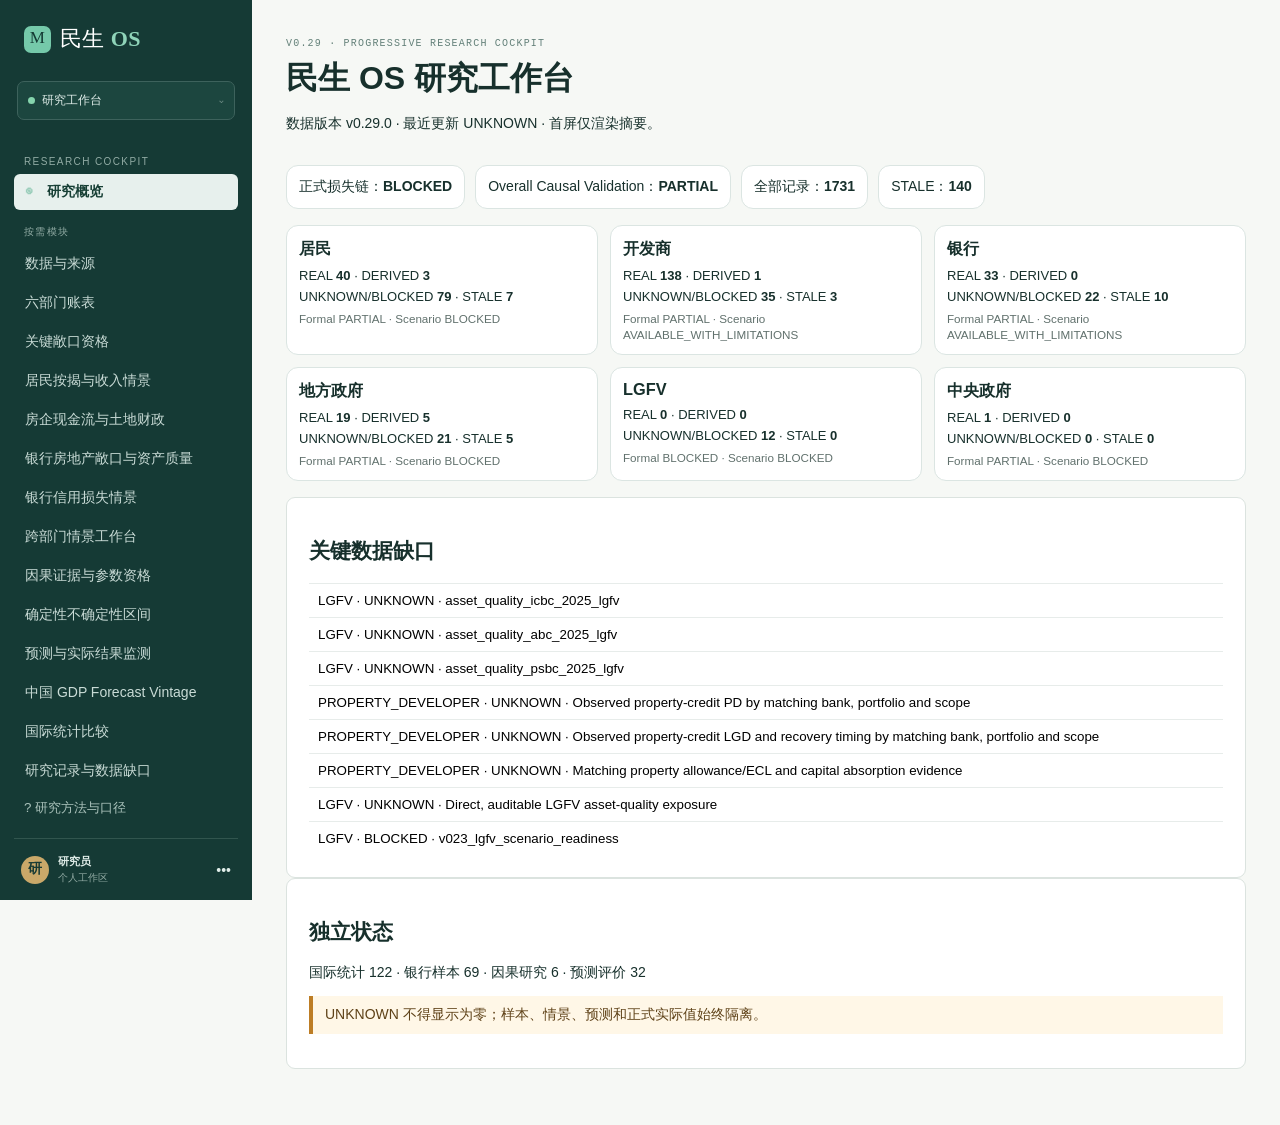
<file: index.html>
<!doctype html>
<html lang="zh-CN">
<head>
  <meta charset="UTF-8" />
  <meta name="viewport" content="width=device-width, initial-scale=1.0" />
  <title>民生 OS · 研究系统</title>
  <!-- Keep the cockpit fully local: system fallbacks in styles.css avoid an external font request on every cold load. -->
  <link rel="icon" href="data:image/svg+xml,%3Csvg xmlns='http://www.w3.org/2000/svg' viewBox='0 0 32 32'%3E%3Crect width='32' height='32' rx='7' fill='%23153a35'/%3E%3Ctext x='16' y='22' text-anchor='middle' font-size='18' fill='%23ffffff'%3EM%3C/text%3E%3C/svg%3E">
  <link rel="stylesheet" href="styles.css" />
  <link rel="stylesheet" href="v02.css" />
  <link rel="stylesheet" href="v03.css" />
  <link rel="stylesheet" href="v03-extra.css" />
  <link rel="stylesheet" href="v03-dashboard.css" />
  <link rel="stylesheet" href="v04.css" />
  <link rel="stylesheet" href="v05.css" />
  <link rel="stylesheet" href="v06.css" />
  <link rel="stylesheet" href="v07.css" />
  <link rel="stylesheet" href="v09.css" />
  <link rel="stylesheet" href="v29.css" />
</head>
<body>
  <div class="shell">
    <aside class="sidebar">
      <div class="brand"><span class="brand-mark">M</span><span>民生 <b>OS</b></span></div>
      <div class="workspace"><span class="pulse"></span>研究工作台 <span class="chevron">⌄</span></div>
      <nav>
        <p class="nav-label">总览</p>
        <button class="nav-item active" data-view="overview"><i>◉</i>态势总览</button>
        <button class="nav-item" data-view="intelligence"><i>✦</i>情报流</button>
        <p class="nav-label">研究系统</p>
        <button class="nav-item" data-view="causal"><i>⌘</i>因果与传导</button>
        <button class="nav-item" data-view="property"><i>⌂</i>房地产系统</button>
        <button class="nav-item" data-view="cities"><i>◎</i>城市制度</button>
        <button class="nav-item" data-view="household"><i>◌</i>居民部门</button>
        <button class="nav-item" data-view="evidence"><i>▣</i>证据库</button>
        <p class="nav-label">工具</p>
        <button class="nav-item" data-view="scenarios"><i>◇</i>情景推演</button>
        <button class="nav-item" data-view="watchlist"><i>⊞</i>观察清单 <span class="badge">6</span></button>
      </nav>
      <div class="sidebar-bottom"><button class="help">? <span>研究方法与口径</span></button><div class="user"><div class="avatar">研</div><div><b>研究员</b><small>个人工作区</small></div><span>•••</span></div></div>
    </aside>
    <main>
      <section id="researchCockpitRoot" aria-live="polite"></section>
      <template id="v029LegacyViews">
      <header><div class="crumb"><span id="view-kicker">态势总览</span><span>/</span><b id="view-title">中国民生研究态势</b></div><div class="header-actions"><button class="period">2026 · Q3 <span>⌄</span></button><button class="icon-button" title="搜索">⌕</button><button class="icon-button" title="通知">♧<sup>3</sup></button><button class="primary" id="newResearch">+ 新建研究</button></div></header>
      <section id="overview" class="view active-view">
        <div class="hero"><div><p class="eyebrow"><span class="live-dot"></span>研究快照 · 演示工作区</p><h1>穿透数据，理解<span>真实经济。</span></h1><p class="lede">从外部冲击到居民行为，追踪政策、制度与利益结构如何塑造结果。</p></div><div class="asof"><span>数据截点</span><b>2026.08.18</b><small>本页面指标为界面演示，非实时结论</small></div></div>
        <div class="signal-row"><article class="signal-card"><div class="signal-head"><span>经济温度</span><button>···</button></div><div class="metric">谨慎修复 <span class="metric-chip neutral">需验证</span></div><p>需求韧性与资产负债表修复并行</p><div class="spark"><span style="height:27%"></span><span style="height:38%"></span><span style="height:30%"></span><span style="height:47%"></span><span style="height:43%"></span><span style="height:60%"></span><span style="height:68%"></span><span style="height:64%"></span><span style="height:76%"></span><span style="height:72%"></span></div></article><article class="signal-card"><div class="signal-head"><span>政策传导</span><button>···</button></div><div class="metric">分化 <span class="metric-chip amber">INFERENCE</span></div><p>地方执行能力是当前主要分叉点</p><div class="bar-scale"><div><i style="width:72%"></i><span>政策资源</span></div><div><i style="width:46%"></i><span>执行落地</span></div><div><i style="width:31%"></i><span>居民感知</span></div></div></article><article class="signal-card"><div class="signal-head"><span>系统风险</span><button>···</button></div><div class="metric">可控 <span class="metric-chip green">BASELINE</span></div><p>局部压力需置于反馈链中观察</p><div class="risk-lines"><span><i class="high"></i>地方财政</span><span><i class="mid"></i>房地产</span><span><i class="low"></i>外部冲击</span></div></article></div>
        <div class="content-grid"><section class="panel narrative"><div class="panel-title"><div><p class="eyebrow">本期主线</p><h2>居民部门正在如何调整？</h2></div><button class="text-btn" data-target="causal">查看完整推理 →</button></div><p class="narrative-text">居民行为并非仅由收入决定。资产价格、债务压力、就业预期和社会保障预期共同改变消费与储蓄的权衡。当前应重点识别不同收入、年龄与城市层级群体的异质性。</p><div class="reasoning"><div class="step fact"><b>01</b><span><small>FACT</small> 收入、就业、资产价格等基础数据</span></div><i>→</i><div class="step inference"><b>02</b><span><small>INFERENCE</small> 预期与去杠杆行为变化</span></div><i>→</i><div class="step hypothesis"><b>03</b><span><small>HYPOTHESIS</small> 消费修复存在结构性差异</span></div></div><div class="evidence-note">证据状态：3 条官方数据 · 2 条调查 · 1 条待交叉验证</div></section>
          <section class="panel feed"><div class="panel-title"><div><p class="eyebrow">情报流</p><h2>需要研判的变化</h2></div><button class="text-btn" data-target="intelligence">全部 18 条 →</button></div><div class="feed-list"><div class="feed-item"><span class="type official">官方</span><div><b>政策文件出现新表述</b><p>等待结构化比对与资源投入验证</p></div><time>2h</time></div><div class="feed-item"><span class="type market">市场</span><div><b>城市成交出现分层信号</b><p>需区分季节性、政策与信贷影响</p></div><time>5h</time></div><div class="feed-item"><span class="type multilateral">国际</span><div><b>外部金融条件发生变化</b><p>待评估人民币与信用传导路径</p></div><time>昨天</time></div></div></section></div>
        <section class="panel system-map"><div class="panel-title"><div><p class="eyebrow">系统地图</p><h2>从冲击到经济结果</h2></div><button class="text-btn" data-target="causal">进入因果图谱 →</button></div><div class="map"><div class="map-node external">国际 / 战争 / 天气</div><span>→</span><div class="map-node policy">国家目标<br>政策资源</div><span>→</span><div class="map-node friction">制度摩擦<br>地方执行</div><span>→</span><div class="map-node actors">企业 · 银行<br>房地产 · 居民</div><span>→</span><div class="map-node outcome">就业 · 收入<br>消费 · 储蓄</div><span class="loop">↺</span></div></section>
      </section>
      <section id="causal" class="view"><div class="view-intro"><p class="eyebrow">Causal relationship graph</p><h1>因果与传导图谱</h1><p>每一条连线均需可追溯；相关性不会自动成为因果关系。</p></div><div class="causal-layout"><div class="panel graph-panel"><div class="graph-toolbar"><button class="filter selected">居民消费</button><button class="filter">房地产</button><button class="filter">地方财政</button><button class="filter">外部冲击</button><span></span><button class="icon-button">⊙</button></div><div class="graph-canvas"><svg viewBox="0 0 800 410" preserveAspectRatio="none"><defs><marker id="arrow" markerWidth="8" markerHeight="8" refX="7" refY="3" orient="auto"><path d="M0,0 L0,6 L7,3 z" fill="#6e807c"/></marker></defs><path d="M145 105 C260 105,260 205,365 205" marker-end="url(#arrow)"/><path d="M145 305 C250 305,275 220,365 220" marker-end="url(#arrow)"/><path d="M460 205 C545 205,560 120,650 120" marker-end="url(#arrow)"/><path d="M460 215 C545 220,560 305,650 305" marker-end="url(#arrow)"/><path class="dashed" d="M695 150 C780 200,760 365,465 315" marker-end="url(#arrow)"/></svg><div class="g-node n1">住房资产价格<small>FACT</small></div><div class="g-node n2">就业与收入预期<small>FACT</small></div><div class="g-node focus">居民消费倾向<small>INFERENCE</small></div><div class="g-node n3">企业营收与招聘<small>INFERENCE</small></div><div class="g-node n4">预防性储蓄<small>HYPOTHESIS</small></div></div></div><aside class="panel edge-card"><p class="eyebrow">已选关系</p><h2>资产价格 → 消费倾向</h2><dl><dt>方向</dt><dd>正向</dd><dt>强度</dt><dd><div class="strength"><i></i><i></i><i></i><i></i><i class="empty"></i></div></dd><dt>滞后</dt><dd>待估计</dd><dt>置信度</dt><dd><span class="metric-chip amber">中</span></dd></dl><hr><b>机制说明</b><p>资产估值变化可能通过财富感受、抵押约束与未来预期影响消费；需控制收入与信贷条件。</p><button class="secondary">查看支持与反驳证据</button></aside></div></section>
      <section id="intelligence" class="view"><div class="view-intro"><p class="eyebrow">Intelligence stream</p><h1>情报流</h1><p>信息先进入证据队列，再成为可讨论的结论。</p></div><section class="panel table-panel"><div class="table-tools"><div class="tabs"><button class="selected">全部 18</button><button>待验证 6</button><button>已入库 12</button></div><button class="secondary">筛选条件</button></div><table><thead><tr><th>信息</th><th>来源类型</th><th>证据类别</th><th>状态</th><th>时间</th></tr></thead><tbody><tr><td><b>货币政策执行报告</b><small>待提取政策工具变化与措辞强度</small></td><td>official_report</td><td><span class="metric-chip green">FACT</span></td><td><span class="status review">待解读</span></td><td>今天</td></tr><tr><td><b>城市住房成交周度数据</b><small>须核验样本覆盖与口径连续性</small></td><td>market_data</td><td><span class="metric-chip green">FACT</span></td><td><span class="status ready">已入库</span></td><td>昨天</td></tr><tr><td><b>海外金融条件变化</b><small>等待传导路径的反向证据</small></td><td>multilateral</td><td><span class="metric-chip amber">INFERENCE</span></td><td><span class="status review">待验证</span></td><td>昨天</td></tr><tr><td><b>居民预期调查</b><small>不能代表全部居民，需保留抽样局限</small></td><td>survey</td><td><span class="metric-chip purple">ESTIMATE</span></td><td><span class="status review">待交叉验证</span></td><td>08.15</td></tr></tbody></table></section></section>
      <section id="property" class="view placeholder"><p class="eyebrow">Property system</p><h1>房地产系统</h1><p>连接居民、银行、地方财政与企业的反馈网络。</p><button class="primary" data-target="causal">打开房地产传导图</button></section>
      <section id="cities" class="view placeholder"><p class="eyebrow">City institutional competitiveness</p><h1>城市制度</h1><p>从 PEF、IRF、人才、融资和产业链评估地方差异。</p></section>
      <section id="household" class="view placeholder"><p class="eyebrow">Household balance sheet</p><h1>居民部门</h1><p>按收入、年龄、城市层级与家庭生命周期分层研究。</p></section>
      <section id="evidence" class="view placeholder"><p class="eyebrow">Evidence engine</p><h1>证据库</h1><p>结论 → 推理 → 数据 → 来源，完整可追溯。</p><button class="primary" data-target="intelligence">查看入库队列</button></section>
      <section id="scenarios" class="view"><div class="view-intro"><p class="eyebrow">Scenario engine</p><h1>情景推演</h1><p>情景不是预测：明确写下假设、传导和结果。</p></div><div class="scenario-grid"><section class="panel scenario-selector"><p class="eyebrow">选择框架</p><button class="scenario active"><span>BASELINE</span><b>基准情景</b><small>当前条件延续</small></button><button class="scenario"><span>STRESS</span><b>压力情景</b><small>局部冲击放大</small></button><button class="scenario"><span>TAIL RISK</span><b>尾部风险</b><small>低概率高影响事件</small></button></section><section class="panel scenario-result"><p class="eyebrow">传导假设</p><h2>外部金融条件收紧</h2><div class="scenario-chain"><span>海外利率</span><i>→</i><span>汇率预期</span><i>→</i><span>货币空间</span><i>→</i><span>国内信用</span></div><div class="assumptions"><div><b>假设</b><p>以可编辑的变量区间表达，不内置结论。</p></div><div><b>需要的证据</b><p>跨境流动、汇率预期与信用数据的同期交叉验证。</p></div></div><button class="primary">编辑情景参数</button></section></div></section>
      <section id="watchlist" class="view placeholder"><p class="eyebrow">Research watchlist</p><h1>观察清单</h1><p>追踪关键变量、数据发布和待验证命题。</p></section>
      </template>
    </main>
  </div>
  <div class="modal-backdrop" id="modal"><div class="modal"><button class="close">×</button><p class="eyebrow">新建研究</p><h2>定义一个可验证的问题</h2><label>研究问题<input placeholder="例如：不同城市的政策传导为何分化？" autofocus></label><label>初始证据类型<select><option>官方一手数据</option><option>官方报告</option><option>调查数据</option><option>市场数据</option></select></label><button class="primary close">创建研究卡片</button></div></div>
  <script src="data/sources.js"></script>
  <script src="data/indicators.js"></script>
  <script src="data/intelligence.js"></script>
  <script src="data/relationships.js"></script>
  <script src="data/scenarios.js"></script>
  <script src="data/cities.js"></script>
  <script src="data/research.js"></script>
  <script src="data/evidence.js"></script>
  <script src="data/evidence-inbox.js"></script>
  <script src="data/data-records.js?v=0732"></script>
  <script src="data/methodologies.js"></script>
  <script src="data/source-documents.js"></script>
  <script src="data/import-batches.js"></script>
  <script src="data/methodology-events.js"></script>
  <script src="data/files.js"></script>
  <script src="data/document-sections.js"></script>
  <script src="data/connectors.js"></script>
  <script src="data/source-indicator-mappings.js"></script>
  <script src="data/raw-payloads.js"></script>
  <script src="data/pboc-parser-rules.js"></script>
  <script src="data/policy-themes.js"></script>
  <script src="data/policy-language.js"></script>
  <script src="data/policy-statements.js"></script>
  <script src="data/institutional-research.js"></script>
  <script src="data/pboc-2026-policy-intelligence.js"></script>
  <script src="data/derived-series-rules.js"></script>
  <script src="data/pboc-v0952-derived-history.js"></script>
  <script src="data/institutional-forecast-seed.js"></script>
  <script src="data/calibrations.js"></script>
  <script src="data/historical-backfill-seed.js"></script>
  <script src="data/historical-calibration-overlay.js"></script>
  <script src="data/nbs-v094-real-commit.js"></script>
  <script src="data/nbs-v095-manual-export-commit.js"></script>
    <script src="data/nbs-v0953-industrial-real-commit.js"></script>
    <script src="data/nbs-v0954-total-series-real-commit.js"></script>
    <script src="data/calibration-specs.js"></script>
  <script src="data/series-registry.js"></script>
  <script src="data/v010-baseline-snapshot.js"></script>
  <script src="data/regimes.js"></script>
  <script src="data/scenario-parameters.js"></script>
  <script src="config/regime-feature-config.js"></script>
  <script src="config/structural-break-config.js"></script>
  <script src="data/regime-evidence.js"></script>
  <script src="data/structural-breaks.js"></script>
  <script src="data/sector-balance-sheets.js"></script>
  <script src="data/sector-exposures.js"></script>
  <script src="data/sector-data-gaps.js"></script>
  <script src="data/sector-shocks.js"></script>
  <script src="config/critical-exposure-qualification-rules.js"></script>
  <script src="data/critical-exposure-qualifications.js"></script>
  <script src="data/causal-edge-validation.js"></script>
  <script src="data/official-wave1-seed.js"></script>
  <script src="data/official-wave2-seed.js"></script>
  <script src="data/mortgage-scenario-seed.js"></script>
  <script src="data/distribution-cohort-seed.js"></script>
  <script src="data/developer-cashflow-seed.js"></script>
  <script src="data/international-statistics-seed.js"></script>
  <script src="data/international-comparison-pack-seed.js"></script>
  <script src="data/bank-exposure-seed.js"></script>
  <script src="data/bank-asset-quality-seed.js"></script>
  <script src="data/bank-credit-loss-scenario-seed.js"></script>
  <script src="data/cross-sector-scenario-seed.js"></script>
  <script src="data/causal-evidence-seed.js"></script>
  <script src="data/scenario-uncertainty-seed.js"></script>
  <script src="data/forecast-evaluation-seed.js"></script>
  <script src="data/china-gdp-vintage-seed.js"></script>
  <script src="data/official-source-registry.js"></script>
  <script src="data/official-data-ops-seed.js"></script>
  <script src="data/official-release-calendar.js"></script>
  <script src="data/official-release-watch-seed.js"></script>
  <script src="data/research-briefing-config.js"></script>
  <script src="data/property-livelihood-case.js"></script>
  <script src="modules/evidence-briefing-engine.js"></script>
  <script src="data/research-briefing-seed.js"></script>
  <script src="data/research-cockpit-config.js"></script>
  <script src="data/nbs-series-mappings.js"></script>
  <script src="data/nbs-methodology-rules.js"></script>
  <script src="config/connector-config.js"></script>
  <script src="modules/confidence-engine.js"></script>
  <script src="modules/persistence.js"></script>
  <script src="modules/import-export.js"></script>
  <script src="modules/research-memory.js"></script>
  <script src="modules/audit-log.js"></script>
  <script src="modules/data-provenance.js"></script>
  <script src="modules/outlier-rules.js"></script>
  <script src="modules/file-registry.js"></script>
  <script src="modules/soft-delete.js"></script>
  <script src="modules/rfc4180.js"></script>
  <script src="modules/document-versioning.js"></script>
  <script src="modules/indexeddb-storage.js"></script>
  <script src="modules/evidence-locator.js"></script>
  <script src="modules/file-integrity.js"></script>
  <script src="modules/document-health.js"></script>
  <script src="modules/period-normalizer.js"></script>
  <script src="modules/mapping-registry.js"></script>
  <script src="modules/connector-engine.js"></script>
  <script src="modules/connector-staging.js"></script>
  <script src="modules/real-data-health.js"></script>
  <script src="adapters/official-connector.js"></script>
  <script src="adapters/pboc-adapter.js"></script>
  <script src="adapters/pboc-statistical-report-parser.js"></script>
  <script src="adapters/pboc-2026h1-rule-fixes.js"></script>
  <script src="adapters/nbs-adapter.js"></script>
  <script src="adapters/nbs-release-parser.js"></script>
  <script src="adapters/mof-adapter.js"></script>
  <script src="adapters/customs-adapter.js"></script>
  <script src="adapters/safe-adapter.js"></script>
  <script src="adapters/document-parser.js"></script>
  <script src="adapters/spreadsheet-parser.js"></script>
  <script src="app.js?v=0729"></script>
  <script src="modules/document-workspace.js"></script>
  <script src="modules/connector-workspace.js?v=0729"></script>
  <script src="modules/real-acceptance.js"></script>
  <script src="modules/official-text-intake.js?v=0731"></script>
  <script src="modules/pboc-h1-acceptance.js"></script>
  <script src="modules/policy-institutional-intelligence.js"></script>
  <script src="modules/pboc-2026-policy-workspace.js"></script>
  <script src="modules/pboc-m2-derived-history.js"></script>
  <script src="modules/nbs-export-diagnostics.js"></script>
  <script src="modules/institutional-forecast-workspace.js"></script>
  <script src="modules/series-builder.js"></script>
  <script src="modules/regression-engine.js"></script>
  <script src="modules/lag-explorer.js"></script>
  <script src="modules/regime-analysis.js"></script>
  <script src="modules/calibration-staleness.js"></script>
  <script src="modules/calibration-engine.js"></script>
  <script src="modules/historical-calibration-runner.js"></script>
  <script src="modules/calibration-workspace.js"></script>
  <script src="modules/historical-backfill-engine.js"></script>
  <script src="modules/nbs-period-normalizer.js"></script>
  <script src="modules/historical-series-quality.js"></script>
  <script src="modules/pair-readiness.js"></script>
  <script src="modules/nbs-historical-intake.js"></script>
  <script src="modules/nbs-official-export-intake.js"></script>
  <script src="modules/nbs-collector-manifest-import.js"></script>
  <script src="modules/nbs-batch-review.js"></script>
  <script src="modules/historical-series-workspace.js"></script>
  <script src="modules/nbs-historical-workspace.js"></script>
  <script src="modules/scenario-v010-engine.js"></script>
  <script src="modules/regime-detection-v011.js"></script>
  <script src="modules/loss-allocation-engine.js"></script>
  <script src="modules/critical-exposure-qualification.js"></script>
  <script src="modules/official-wave1-intake.js"></script>
  <script src="modules/official-wave2-intake.js"></script>
  <script src="modules/mortgage-scenario-engine.js"></script>
  <script src="modules/distribution-cohort-engine.js"></script>
  <script src="modules/developer-cashflow-engine.js"></script>
  <script src="modules/international-statistics-engine.js"></script>
  <script src="modules/international-comparison-pack.js"></script>
  <script src="modules/bank-exposure-evidence.js"></script>
  <script src="modules/bank-asset-quality-evidence.js"></script>
  <script src="modules/bank-credit-loss-scenario-engine.js"></script>
  <script src="modules/cross-sector-scenario-workspace.js"></script>
  <script src="modules/causal-parameter-registry.js"></script>
  <script src="modules/causal-evidence-qualification.js"></script>
  <script src="modules/scenario-uncertainty-engine.js"></script>
  <script src="modules/forecast-outcome-monitor.js"></script>
  <script src="modules/china-gdp-forecast-vintage-benchmark.js"></script>
  <script src="modules/official-data-operations.js"></script>
  <script src="modules/official-release-watch.js"></script>
  <script src="modules/selector-population-contract.js"></script>
  <script src="modules/property-livelihood-case.js"></script>
  <script src="modules/evidence-id-selection.js"></script>
  <script src="modules/evidence-qa.js"></script>
  <script src="modules/evidence-qa-workspace.js"></script>
  <script src="modules/evidence-analysis-session.js"></script>
  <script src="modules/evidence-analysis-workspace.js"></script>
  <script src="modules/research-cockpit.js"></script>
</body>
</html>
</file>
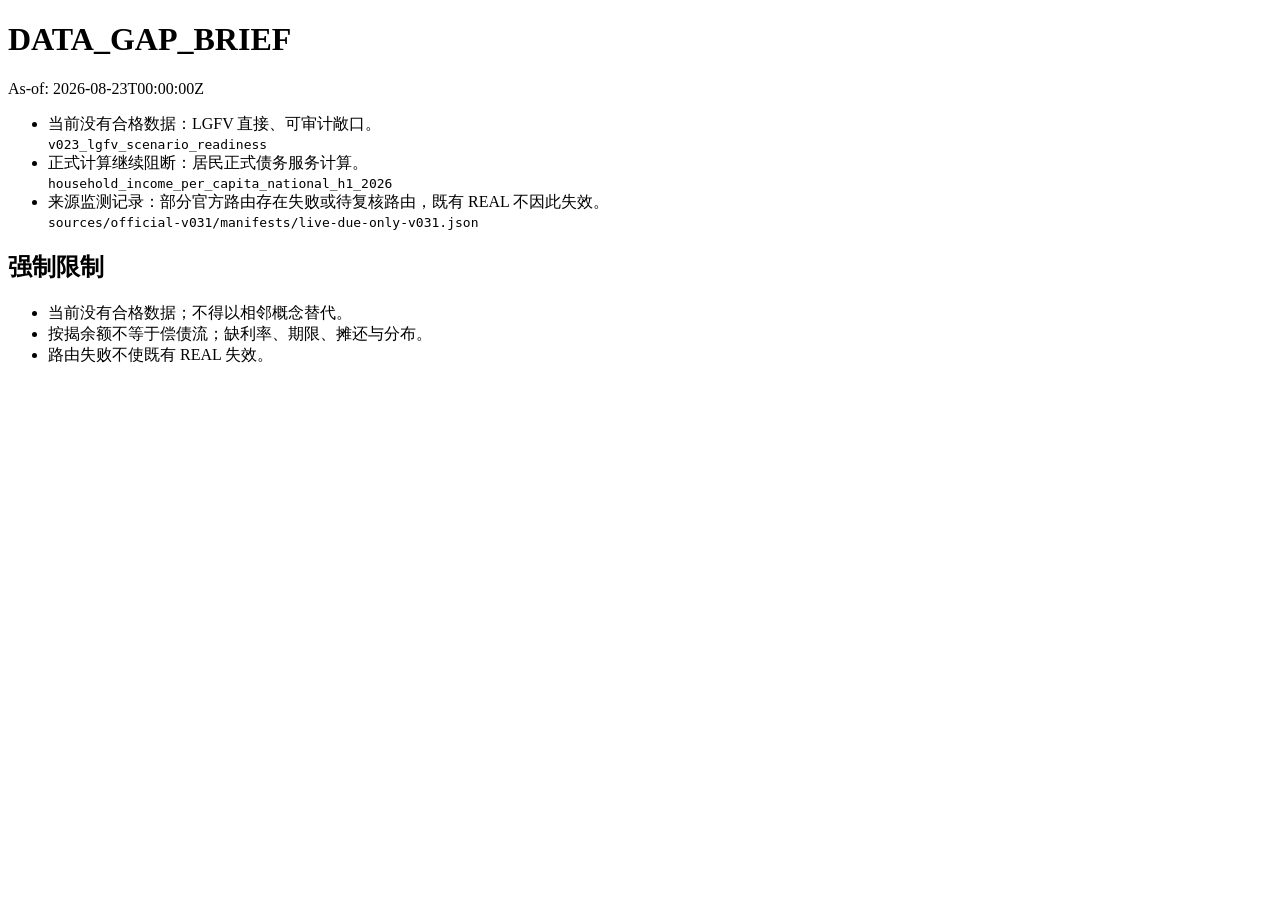
<file: artifacts/v032/data-gaps.html>
<!doctype html><meta charset="utf-8"><title>DATA_GAP_BRIEF</title><h1>DATA_GAP_BRIEF</h1><p>As-of: 2026-08-23T00:00:00Z</p><ul><li>当前没有合格数据：LGFV 直接、可审计敞口。<br><code>v023_lgfv_scenario_readiness</code></li><li>正式计算继续阻断：居民正式债务服务计算。<br><code>household_income_per_capita_national_h1_2026</code></li><li>来源监测记录：部分官方路由存在失败或待复核路由，既有 REAL 不因此失效。<br><code>sources/official-v031/manifests/live-due-only-v031.json</code></li></ul><h2>强制限制</h2><ul><li>当前没有合格数据；不得以相邻概念替代。</li><li>按揭余额不等于偿债流；缺利率、期限、摊还与分布。</li><li>路由失败不使既有 REAL 失效。</li></ul>
</file>
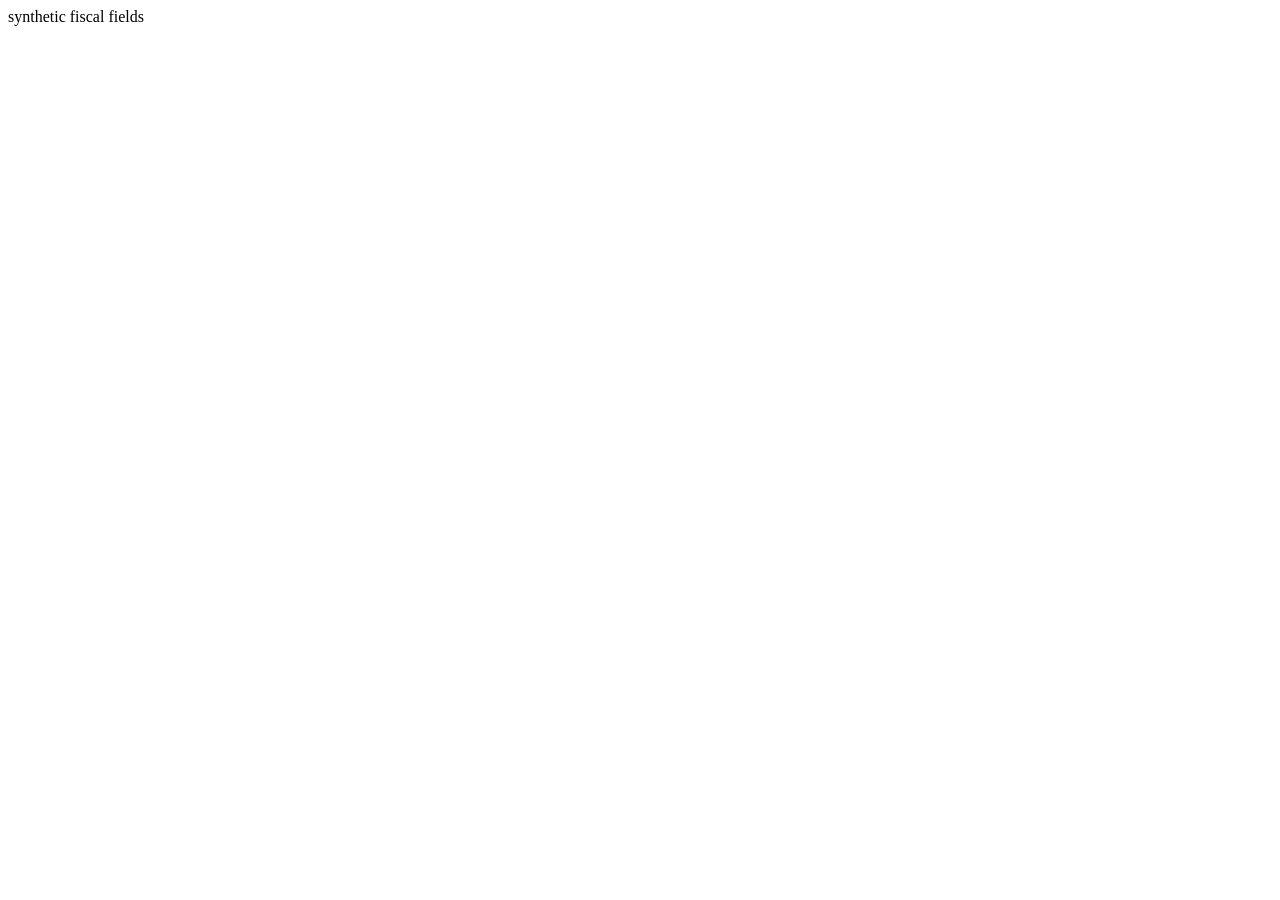
<file: tests/fixtures/synthetic/synthetic-mof-land-fiscal-minimal.html>
<!-- TEST_FIXTURE_SYNTHETIC | NOT_REAL | NOT_LIVE | NOT_OFFICIAL_SOURCE | PROJECT_AUTHORED_TEST_MATERIAL -->
<!doctype html><html><head><meta charset="utf-8"><title>Parser Sandbox D</title></head><body><fixture data-kind="mof-land-fiscal" data-national="404" data-local="303" data-land="202">synthetic fiscal fields</fixture></body></html>
</file>
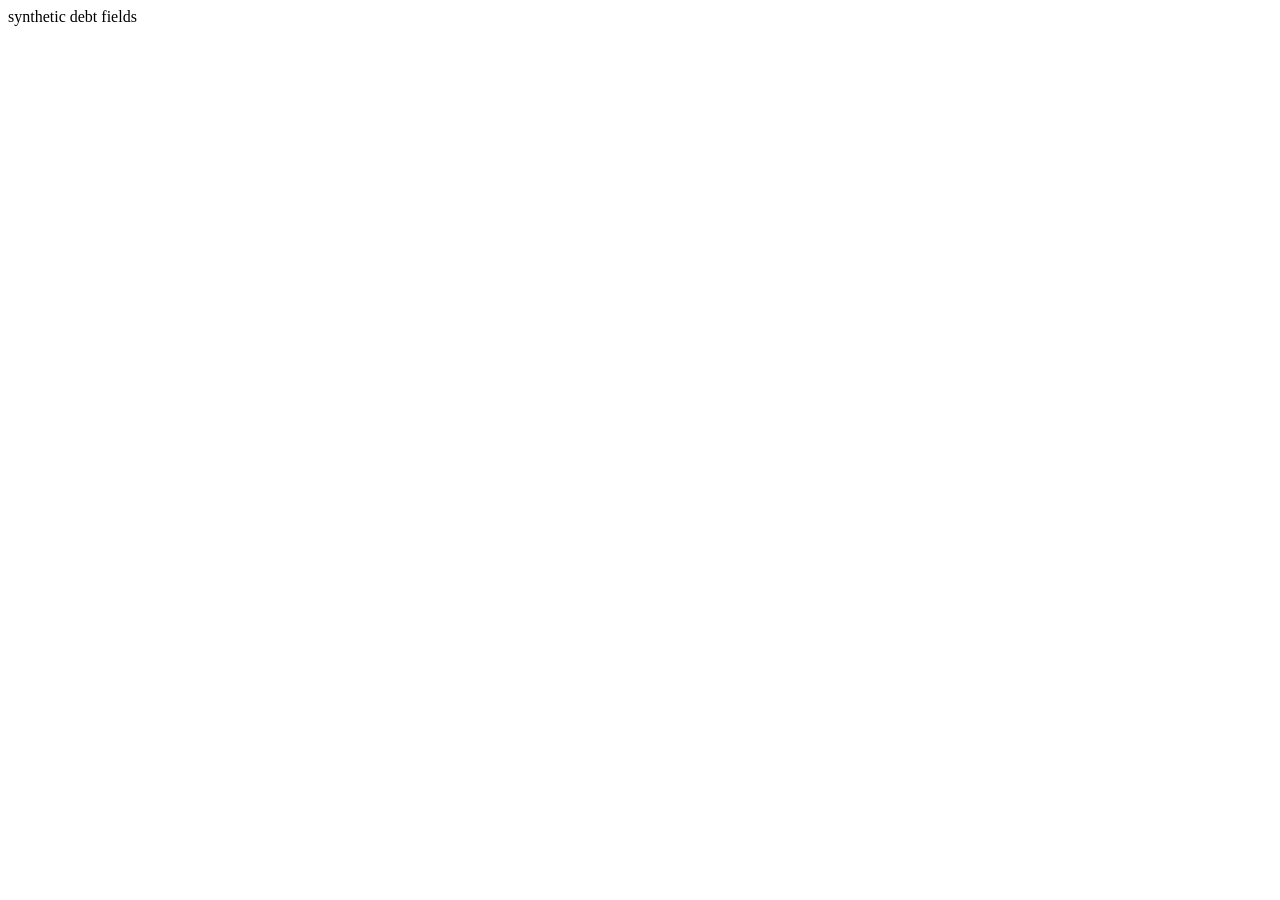
<file: tests/fixtures/synthetic/synthetic-mof-local-debt-minimal.html>
<!-- TEST_FIXTURE_SYNTHETIC | NOT_REAL | NOT_LIVE | NOT_OFFICIAL_SOURCE | PROJECT_AUTHORED_TEST_MATERIAL -->
<!doctype html><html><head><meta charset="utf-8"><title>Parser Sandbox E</title></head><body><fixture data-kind="mof-local-debt" data-new="111" data-refinancing="222" data-total-issuance="333" data-principal="44" data-interest="55" data-total-debt="666" data-general="123" data-special="543">synthetic debt fields</fixture></body></html>
</file>
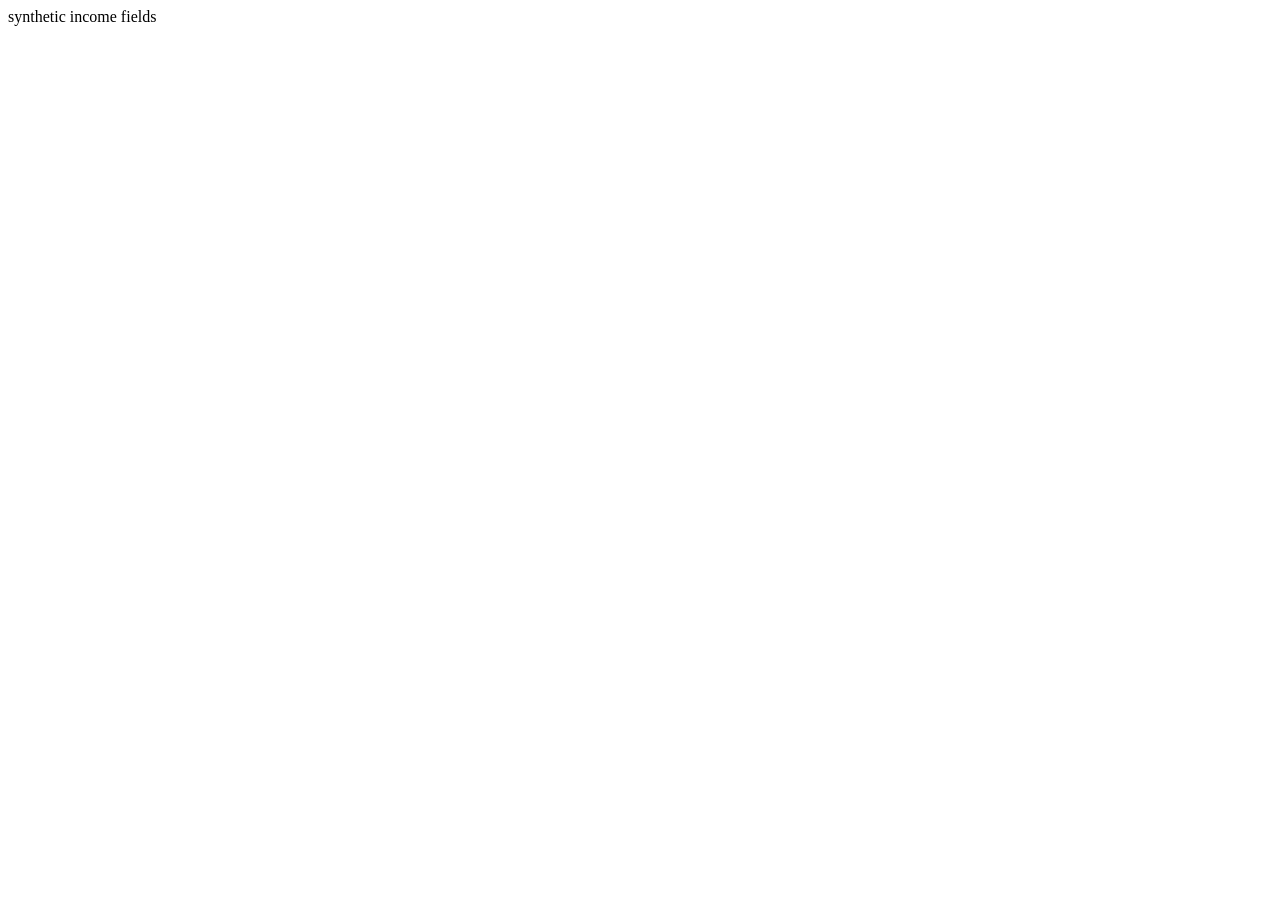
<file: tests/fixtures/synthetic/synthetic-nbs-income-minimal.html>
<!-- TEST_FIXTURE_SYNTHETIC | NOT_REAL | NOT_LIVE | NOT_OFFICIAL_SOURCE | PROJECT_AUTHORED_TEST_MATERIAL -->
<!doctype html><html><head><meta charset="utf-8"><title>Parser Sandbox A</title></head><body><fixture data-kind="nbs-income" data-level="101" data-nominal="7.7" data-real="6.6">synthetic income fields</fixture></body></html>
</file>
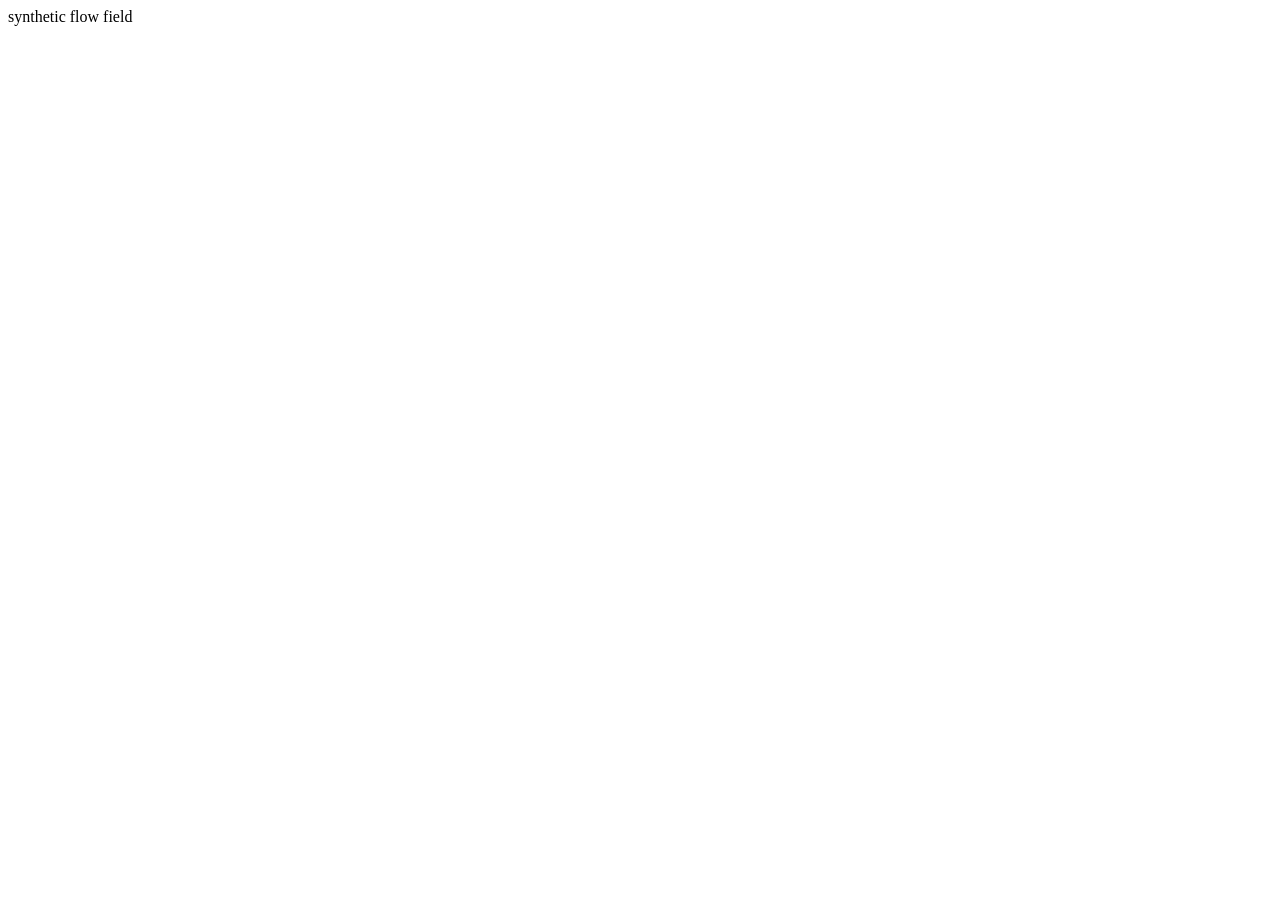
<file: tests/fixtures/synthetic/synthetic-pboc-household-flow-minimal.html>
<!-- TEST_FIXTURE_SYNTHETIC | NOT_REAL | NOT_LIVE | NOT_OFFICIAL_SOURCE | PROJECT_AUTHORED_TEST_MATERIAL -->
<!doctype html><html><head><meta charset="utf-8"><title>Parser Sandbox B</title></head><body><fixture data-kind="pboc-household-flow" data-change="-303">synthetic flow field</fixture></body></html>
</file>
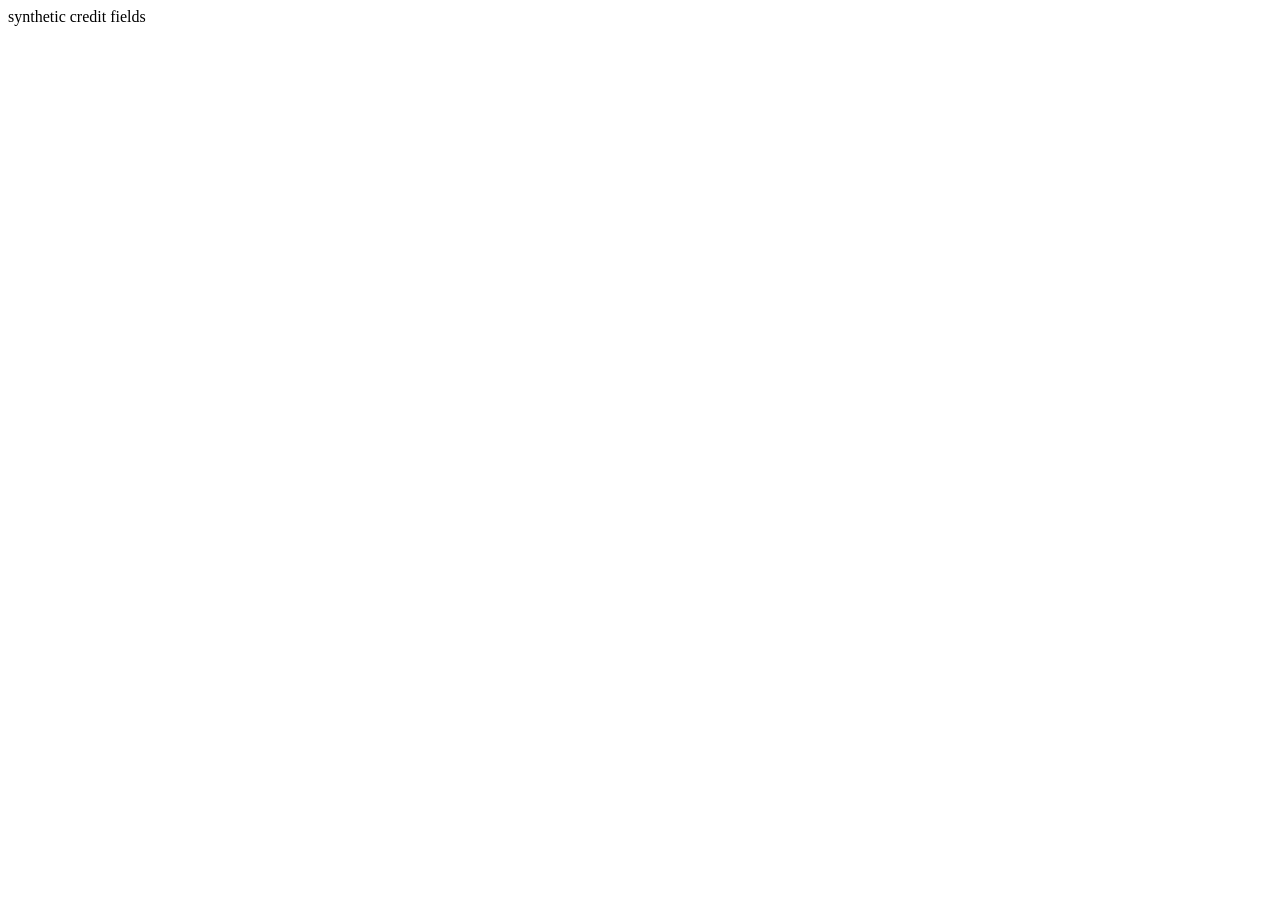
<file: tests/fixtures/synthetic/synthetic-pboc-property-credit-minimal.html>
<!-- TEST_FIXTURE_SYNTHETIC | NOT_REAL | NOT_LIVE | NOT_OFFICIAL_SOURCE | PROJECT_AUTHORED_TEST_MATERIAL -->
<!doctype html><html><head><meta charset="utf-8"><title>Parser Sandbox C</title></head><body><fixture data-kind="pboc-property-credit" data-total="88.8" data-total-yoy="-1.1" data-development="22.2" data-development-yoy="-2.2" data-housing="55.5" data-housing-yoy="-3.3">synthetic credit fields</fixture></body></html>
</file>
<file: styles.css>
:root{--ink:#17302c;--muted:#6f807c;--line:#dbe3df;--paper:#f6f8f5;--white:#fff;--teal:#0e7569;--mint:#dff0e8;--amber:#b87423;--purple:#7358a8}*{box-sizing:border-box}body{margin:0;background:var(--paper);color:var(--ink);font-family:"Noto Sans SC",Arial,sans-serif;font-size:14px}.shell{display:flex;min-height:100vh}.sidebar{background:#153a35;color:#dfece8;width:252px;position:fixed;inset:0 auto 0 0;display:flex;flex-direction:column;padding:24px 14px 15px;z-index:2}.brand{display:flex;gap:9px;align-items:center;font-family:"Playfair Display",serif;font-size:22px;letter-spacing:.4px;padding:0 10px 27px;color:#fff}.brand b{color:#8fd4b9;font-weight:600}.brand-mark{font-size:17px;background:#75c9aa;color:#143a34;border-radius:7px;width:27px;height:27px;text-align:center;padding-top:2px;font-family:"Playfair Display"}.workspace{border:1px solid #3d625c;border-radius:7px;padding:10px 10px;margin:0 3px 24px;font-size:12px;background:#1c463f}.pulse,.live-dot{display:inline-block;background:#85d4ad;width:7px;height:7px;border-radius:100%;margin-right:7px}.chevron{float:right;color:#94aca6}nav{display:flex;flex-direction:column;gap:3px}.nav-label{font-size:10px;color:#91aba4;letter-spacing:1.4px;text-transform:uppercase;margin:12px 10px 4px}.nav-item{font:inherit;color:#c9dbd6;border:0;background:none;text-align:left;padding:9px 11px;border-radius:6px;cursor:pointer;transition:.18s}.nav-item:hover{background:#204b44;color:white}.nav-item.active{background:#2b5c52;color:#fff;font-weight:600}.nav-item i{font-style:normal;width:22px;display:inline-block;color:#9bcebb}.badge{float:right;background:#4e8173;border-radius:10px;padding:1px 6px;font-size:10px}.sidebar-bottom{margin-top:auto}.help{border:0;background:transparent;color:#aac2bb;padding:8px 10px;cursor:pointer}.help:first-letter{border:1px solid #6e9188;border-radius:50%;padding:0 5px;margin-right:6px}.user{border-top:1px solid #31554e;margin-top:13px;padding:15px 7px 0;display:flex;align-items:center;gap:9px}.avatar{height:28px;width:28px;border-radius:50%;background:#c9a869;color:#173a34;text-align:center;padding-top:4px;font-weight:700}.user b,.user small{display:block;font-size:11px}.user small{color:#91aaa3;font-size:10px;margin-top:2px}.user>span{margin-left:auto}main{margin-left:252px;width:calc(100% - 252px);min-width:0}header{height:73px;border-bottom:1px solid var(--line);display:flex;align-items:center;justify-content:space-between;padding:0 36px;background:#fafbf9}.crumb{display:flex;gap:10px;color:#71817d;font-size:12px}.crumb b{color:#263e39}.header-actions{display:flex;gap:9px;align-items:center}.period,.icon-button,.secondary{border:1px solid var(--line);background:#fff;border-radius:6px;color:#37504a;height:32px;padding:0 11px;font:inherit;cursor:pointer}.icon-button{width:32px;padding:0;font-size:17px;position:relative}.icon-button sup{font-size:8px;color:#c3523b;position:absolute;top:3px}.primary{border:0;background:var(--teal);color:#fff;border-radius:6px;padding:9px 13px;font:600 12px inherit;cursor:pointer;box-shadow:0 1px 2px #093f3836}.view{display:none;padding:34px 36px 55px;max-width:1500px;margin:auto}.view.active-view{display:block}.hero{display:flex;align-items:flex-end;justify-content:space-between;padding:4px 2px 29px}.eyebrow{font:500 10px "DM Mono",monospace;text-transform:uppercase;letter-spacing:1.2px;color:#638079;margin:0 0 8px}.hero h1,.view-intro h1,.placeholder h1{font:600 35px "Playfair Display","Noto Sans SC",serif;margin:0;letter-spacing:-1px}.hero h1 span{color:var(--teal)}.lede,.view-intro>p:last-child,.placeholder>p{color:#667975;line-height:1.7;margin:11px 0 0}.asof{background:#edf2ee;border-left:2px solid #84b5a0;padding:11px 16px;min-width:190px}.asof span,.asof small{display:block;color:#7b8b87;font-size:10px}.asof b{font:500 16px "DM Mono";display:block;margin:3px 0}.signal-row{display:grid;grid-template-columns:repeat(3,1fr);gap:14px;margin-bottom:16px}.panel,.signal-card{background:#fff;border:1px solid var(--line);border-radius:9px}.signal-card{min-height:194px;padding:17px 18px;overflow:hidden}.signal-head{display:flex;justify-content:space-between;color:#607570;font-size:12px}.signal-head button{border:0;background:none;color:#79908a;cursor:pointer}.metric{font:600 23px "Playfair Display","Noto Sans SC";margin-top:18px}.signal-card p{color:#7d8d89;font-size:11px;margin:5px 0 12px}.metric-chip{font:500 9px "DM Mono";letter-spacing:.4px;padding:3px 5px;border-radius:3px;vertical-align:middle}.neutral{background:#edf0ef;color:#60736d}.amber{background:#fcf0dd;color:#9a5e16}.green{background:#e4f4e9;color:#307851}.purple{background:#eee9f8;color:#70579f}.spark{height:44px;display:flex;align-items:end;gap:4px}.spark span{background:#8dc5ae;width:7%;border-radius:2px 2px 0 0}.spark span:nth-last-child(-n+3){background:#3f9f80}.bar-scale>div{height:17px;background:#edf1ef;margin:7px 0;border-radius:2px;position:relative}.bar-scale i{display:block;height:100%;background:#83c0aa;border-radius:2px}.bar-scale span{position:absolute;top:1px;left:7px;font-size:10px;color:#416058}.risk-lines{display:grid;grid-template-columns:1fr 1fr;gap:8px;color:#637570;font-size:10px;margin-top:17px}.risk-lines span{display:flex;align-items:center;gap:5px}.risk-lines i{width:7px;height:7px;border-radius:50%}.high{background:#cb7b5d}.mid{background:#d8b25e}.low{background:#7eb798}.content-grid{display:grid;grid-template-columns:1.16fr .84fr;gap:16px}.panel{padding:22px}.panel-title{display:flex;justify-content:space-between;align-items:start}.panel-title h2,.edge-card h2,.scenario-result h2{font:600 19px "Playfair Display","Noto Sans SC";margin:0}.text-btn{border:0;background:none;color:var(--teal);cursor:pointer;font:500 11px inherit;padding:3px}.narrative-text{line-height:1.9;color:#465d57;font-size:13px;margin:20px 0}.reasoning{display:flex;align-items:stretch;gap:8px}.step{display:flex;gap:8px;align-items:center;border-radius:5px;padding:9px;flex:1;font-size:10px}.step b{font:500 18px "DM Mono"}.step small{display:block;font:500 8px "DM Mono";letter-spacing:.5px;margin-bottom:3px}.step.fact{background:#eaf4ef}.step.inference{background:#fdf4e8}.step.hypothesis{background:#f0ecf8}.reasoning>i{font-style:normal;color:#99aba6;align-self:center}.evidence-note{color:#70827d;font-size:10px;border-top:1px solid #edf0ee;padding-top:12px;margin-top:16px}.feed-list{margin-top:10px}.feed-item{border-top:1px solid #edf0ee;padding:12px 0;display:flex;gap:9px;align-items:start}.feed-item b{font-size:12px}.feed-item p{font-size:10px;color:#758681;margin:3px 0}.feed-item time{margin-left:auto;font:10px "DM Mono";color:#9aa9a5}.type{font:500 8px "DM Mono";padding:4px 5px;border-radius:3px}.official{background:#e6f3ed;color:#34735b}.market{background:#f5eee3;color:#a67432}.multilateral{background:#eeeaf7;color:#6e5a9f}.system-map{margin-top:16px}.map{display:flex;align-items:center;justify-content:space-between;gap:10px;margin-top:19px;padding:6px 0}.map>span{color:#8ca29c}.map-node{font-size:11px;text-align:center;line-height:1.65;border-radius:6px;padding:10px 13px;min-width:120px}.external{background:#e7f0ee}.policy{background:#e6f4eb}.friction{background:#fff1df}.actors{background:#e8f1ec}.outcome{background:#dbeee5}.loop{font-size:23px!important;color:#2e9a76!important}.view-intro{padding:3px 0 27px}.causal-layout{display:grid;grid-template-columns:1fr 265px;gap:16px}.graph-panel{padding:0;overflow:hidden}.graph-toolbar{padding:12px;border-bottom:1px solid var(--line);display:flex;gap:7px}.graph-toolbar span{flex:1}.filter{border:0;background:transparent;padding:6px 9px;border-radius:4px;color:#62756f;font:11px inherit;cursor:pointer}.filter.selected{background:#e2f0e9;color:#176754}.graph-canvas{height:420px;position:relative;background-image:radial-gradient(#cad8d3 1px, transparent 1px);background-size:18px 18px}.graph-canvas svg{inset:0;position:absolute;width:100%;height:100%}.graph-canvas path{fill:none;stroke:#6f8b83;stroke-width:2}.graph-canvas path.dashed{stroke-dasharray:5 5}.g-node{position:absolute;border:1px solid #bfd1c9;background:#fff;border-radius:6px;padding:10px 12px;min-width:118px;box-shadow:0 3px 10px #30544712;font-size:11px}.g-node small{display:block;font:9px "DM Mono";color:#768983;margin-top:5px}.n1{left:5%;top:14%}.n2{left:5%;bottom:15%}.focus{left:43%;top:41%;border:2px solid #287e6b;background:#eff8f2}.n3{right:5%;top:18%}.n4{right:5%;bottom:14%}.edge-card{font-size:12px}.edge-card dl{display:grid;grid-template-columns:1fr 1fr;gap:13px;margin:20px 0}.edge-card dt{color:#70827e}.edge-card dd{margin:0}.edge-card hr{border:0;border-top:1px solid var(--line);margin:17px 0}.edge-card p{line-height:1.7;color:#60736d}.strength i{display:inline-block;width:13px;height:5px;background:#3a9c7c;margin-right:2px}.strength .empty{background:#dde5e1}.edge-card .secondary{width:100%;height:auto;margin-top:10px}.table-panel{padding:0}.table-tools{padding:15px 17px;border-bottom:1px solid var(--line);display:flex;justify-content:space-between}.tabs{display:flex;gap:16px}.tabs button{background:none;border:0;color:#70817d;cursor:pointer;font:12px inherit}.tabs button.selected{color:var(--teal);font-weight:600;border-bottom:2px solid var(--teal)}table{width:100%;border-collapse:collapse;text-align:left}th{background:#f8faf8;color:#72837e;font:10px "DM Mono";letter-spacing:.4px;text-transform:uppercase;padding:10px 17px}td{border-top:1px solid #e9eeeb;padding:15px 17px;font-size:11px;color:#5d716b}td b,td small{display:block}td b{color:#28433c;font-size:12px}td small{color:#7c8e89;margin-top:4px}.status{font-size:10px;padding:4px 7px;border-radius:10px}.review{background:#fff2de;color:#a16517}.ready{background:#e7f4ec;color:#2a7756}.placeholder{padding-top:80px}.placeholder .primary{margin-top:24px}.scenario-grid{display:grid;grid-template-columns:280px 1fr;gap:16px}.scenario-selector{padding:11px}.scenario-selector>.eyebrow{padding:10px 10px 4px}.scenario{display:block;width:100%;border:0;background:#fff;text-align:left;padding:13px 11px;border-radius:6px;cursor:pointer;color:#526863}.scenario:hover,.scenario.active{background:#eaf4ef}.scenario span{font:10px "DM Mono";color:#27816b;display:block;margin-bottom:5px}.scenario b,.scenario small{display:block}.scenario b{font-size:12px;color:#213d35}.scenario small{font-size:10px;color:#71847e;margin-top:3px}.scenario-result{padding:28px}.scenario-chain{display:flex;align-items:center;gap:8px;margin:27px 0}.scenario-chain span{padding:11px;background:#ecf3ef;border-radius:5px;font-size:12px}.scenario-chain i{font-style:normal;color:#7d938c}.assumptions{display:grid;grid-template-columns:1fr 1fr;gap:12px;margin-bottom:24px}.assumptions div{border-top:1px solid var(--line);padding-top:11px}.assumptions b{font-size:11px}.assumptions p{font-size:11px;color:#6b7e78;line-height:1.6;margin:5px 0}.modal-backdrop{display:none;position:fixed;inset:0;background:#0b2520aa;z-index:3;align-items:center;justify-content:center}.modal-backdrop.show{display:flex}.modal{background:#fff;border-radius:10px;width:min(430px,90vw);padding:27px;position:relative}.modal h2{font:600 21px "Playfair Display","Noto Sans SC";margin:0 0 22px}.modal .close{position:absolute;right:12px;top:8px;border:0;background:none;font-size:22px;color:#667;cursor:pointer}.modal label{display:block;margin:13px 0;color:#547069;font-size:11px}.modal input,.modal select{width:100%;display:block;border:1px solid var(--line);border-radius:5px;padding:10px;margin-top:6px;font:12px inherit}.modal .primary{margin-top:9px;width:100%}@media(max-width:900px){.sidebar{width:62px;padding:20px 8px}.brand{padding:0 9px 25px}.brand>span:last-child,.workspace,.nav-label,.nav-item{font-size:0}.nav-item{padding:11px;text-align:center}.nav-item i{font-size:17px;width:auto}.sidebar-bottom{display:none}main{margin-left:62px;width:calc(100% - 62px)}header{padding:0 18px}.header-actions .period,.header-actions .icon-button{display:none}.view{padding:28px 20px}.signal-row,.content-grid,.causal-layout,.scenario-grid{grid-template-columns:1fr}.map{flex-wrap:wrap;justify-content:center}.map .loop{display:none}.asof{display:none}}@media(max-width:620px){header .primary{display:none}.hero h1,.view-intro h1{font-size:29px}.signal-row{grid-template-columns:1fr}.reasoning{flex-direction:column}.reasoning>i{align-self:center;transform:rotate(90deg)}.scenario-chain{flex-wrap:wrap}.scenario-chain i{transform:rotate(90deg)}table th:nth-child(2),table td:nth-child(2),table th:nth-child(5),table td:nth-child(5){display:none}}
.bank-asset-quality-disclosure{margin-top:16px}.detail-copy{line-height:1.7;color:#526963;margin:16px 0}.health-grid{display:grid;grid-template-columns:repeat(4,1fr);gap:9px;margin:15px 0}.health-grid span{background:#f3f7f4;border:1px solid #e3ece7;border-radius:6px;padding:9px;color:#6b8079;font-size:11px}.health-grid b{display:block;color:#29463e;font:600 17px "DM Mono";margin-top:3px}.asset-quality-table{border:1px solid var(--line);border-radius:6px;overflow:hidden}@media(max-width:620px){.health-grid{grid-template-columns:repeat(2,1fr)}}
.bank-credit-loss-scenario{margin-top:16px}.scenario-form-grid{display:grid;grid-template-columns:repeat(3,minmax(0,1fr));gap:10px;margin:16px 0}.scenario-form-grid label{display:block;color:#526963;font-size:11px}.scenario-form-grid input,.scenario-form-grid select{width:100%;margin-top:5px;border:1px solid var(--line);border-radius:5px;padding:8px;background:#fff;font:12px inherit}@media(max-width:760px){.scenario-form-grid{grid-template-columns:repeat(2,minmax(0,1fr))}}@media(max-width:480px){.scenario-form-grid{grid-template-columns:1fr}}
</file>
<file: v02.css>
.global-demo-notice{display:flex;gap:12px;align-items:center;padding:8px 36px;background:#fff7e9;border-bottom:1px solid #ead9bb;color:#73531c;font-size:11px}.global-demo-notice b{font:600 10px "DM Mono";letter-spacing:.4px;background:#f6dfb6;padding:3px 5px;border-radius:3px}.demo-flag{display:inline-block;background:#f8dfb8;color:#855313;font:500 8px "DM Mono";letter-spacing:.5px;border-radius:3px;padding:3px 4px;vertical-align:middle;margin-left:4px}.data-card{cursor:pointer;transition:transform .15s,border-color .15s}.data-card:hover{transform:translateY(-2px);border-color:#8ab9a8}.metric small{font:500 11px "Noto Sans SC";color:#6d817c}.change{font-size:10px!important}.change.upward{color:#2f8b6d}.change.downward{color:#b7614e}.change.flat{color:#72847f}.card-meta{font-size:10px;color:#5e716c;display:flex;gap:7px;align-items:center;margin-top:12px}.card-footer{border-top:1px solid #edf0ee;margin-top:10px;padding-top:8px;font-size:9px;color:#7b8c88;display:flex;justify-content:space-between;gap:5px}.research-notes{margin-top:16px}.notes-grid{display:grid;grid-template-columns:repeat(2,1fr);gap:9px;margin-top:18px}.research-note{background:#fbfcfb;border:1px solid #e3ebe7;border-radius:6px;text-align:left;padding:12px;cursor:pointer;color:inherit}.research-note:hover{border-color:#96c4b3}.research-note b,.research-note span{display:block}.research-note b{font-size:12px;line-height:1.55;margin-top:8px}.research-note span{font-size:10px;color:#70827d;margin-top:6px}.sort-control label{color:#70817d;font-size:11px}.sort-control select{border:1px solid var(--line);border-radius:4px;padding:4px;background:#fff;color:#426057;font:11px inherit}tbody tr[data-intel]{cursor:pointer}tbody tr[data-intel]:hover{background:#f4f9f6}.graph-canvas path[data-rel]{cursor:pointer}.graph-canvas path[data-rel]:hover{stroke:#19816b;stroke-width:3}.graph-canvas .g-node{font-family:inherit;cursor:pointer;color:#26423a}.evidence-count{display:flex;gap:7px;margin:15px 0}.evidence-count span{font-size:10px;background:#edf4f0;color:#527066;padding:5px 6px;border-radius:3px}.city-table{padding:0;overflow:hidden}.demo-strip{background:#fff3dd;color:#815b20;font:500 9px "DM Mono";letter-spacing:.4px;padding:9px 15px}.module-grid{display:grid;grid-template-columns:repeat(3,1fr);gap:12px}.mini-indicator{border:1px solid var(--line);background:#fff;border-radius:8px;padding:16px;text-align:left;color:var(--ink);cursor:pointer;min-height:146px;display:flex;flex-wrap:wrap;align-content:space-between;justify-content:space-between}.mini-indicator:hover{border-color:#8ebaa9}.mini-indicator b{font:600 23px "Playfair Display"}.mini-indicator b small{font:500 10px "Noto Sans SC";margin-left:3px;color:#6f837d}.mini-indicator>p,.mini-indicator>small{width:100%;color:#71827d;font-size:10px;margin:9px 0 0}.impact-grid{display:grid;grid-template-columns:1fr 1fr;gap:10px;margin:18px 0}.impact-grid>div{background:#f3f7f4;border-radius:5px;padding:11px}.impact-grid b{font-size:11px}.impact-grid p{font-size:11px;line-height:1.6;color:#60746e;margin:4px 0}.evidence-layout{display:grid;grid-template-columns:1.15fr .85fr;gap:16px}.source-list{display:grid;grid-template-columns:1fr 1fr;gap:0 18px;margin-top:15px}.source-list div{padding:10px 0;border-top:1px solid #e9eeeb}.source-list b,.source-list span,.source-list small{display:block}.source-list b{font-size:12px}.source-list span{font:9px "DM Mono";color:#55766c;margin-top:3px}.source-list small{font-size:10px;color:#7b8d88;margin-top:3px}.transparency p{font-size:12px;color:#5c716a;line-height:1.8}.state-legend{display:flex;flex-wrap:wrap;gap:5px;margin-top:17px}.detail-value{font:600 31px "Playfair Display";margin:6px 0 10px}.detail-value small{font:500 13px "Noto Sans SC";color:#72847f}.detail-grid{display:grid;grid-template-columns:1fr 1fr;gap:10px;margin:17px 0}.detail-grid div{border-top:1px solid var(--line);padding-top:7px}.detail-grid b,.detail-grid span{display:block}.detail-grid b{font-size:10px;color:#778984}.detail-grid span{font-size:11px;color:#365149;margin-top:3px}.detail-copy{font-size:12px;line-height:1.75;color:#536963}.modal .modal{max-height:80vh;overflow:auto}@media(max-width:900px){.module-grid{grid-template-columns:1fr 1fr}.evidence-layout{grid-template-columns:1fr}.global-demo-notice{padding:8px 20px}}@media(max-width:620px){.global-demo-notice span{display:none}.notes-grid,.module-grid,.impact-grid,.source-list{grid-template-columns:1fr}.card-footer{display:block}.card-footer span{display:block;margin:2px 0}}
</file>
<file: v03.css>
.evidence-actions{display:flex;flex-wrap:wrap;gap:8px;margin:-10px 0 16px}.danger{border-color:#e3b7aa;color:#9c483a}.research-status-grid{display:grid;grid-template-columns:repeat(7,1fr);gap:9px;margin-bottom:16px}.status-stat{background:#fff;border:1px solid var(--line);border-radius:7px;padding:12px}.status-stat span,.status-stat b{display:block}.status-stat span{font-size:10px;color:#6c807a}.status-stat b{font:500 23px "DM Mono";margin-top:5px}.research-list{padding:0;overflow:hidden}.research-list .panel-title{padding:20px 22px;border-bottom:1px solid var(--line)}.research-list-body{padding:0 22px}.research-row{width:100%;display:grid;grid-template-columns:1fr 130px 22px;gap:16px;align-items:center;text-align:left;border:0;border-bottom:1px solid #e8eeeb;background:#fff;padding:15px 0;color:var(--ink);cursor:pointer}.research-row:hover b{color:var(--teal)}.research-row b,.research-row span{display:block}.research-row b{font-size:13px;margin:7px 0 3px}.research-row>div:first-child>span:last-child{font-size:11px;color:#73837f;line-height:1.55}.research-score{text-align:right}.research-score b{font:500 17px "DM Mono"}.research-score small{display:block;font-size:9px;color:#758782;margin-top:4px}.chev{font-size:15px;color:#81a197}.evidence-table{padding:0;overflow:hidden}.evidence-filters{padding:13px 16px;border-bottom:1px solid var(--line);display:flex;gap:9px;align-items:center}.evidence-filters>div{display:flex;gap:4px;flex:1}.evidence-filters button{background:transparent;border:0;border-radius:4px;padding:5px 7px;color:#647974;font:10px inherit;cursor:pointer}.evidence-filters button.selected{background:#e2f0e9;color:#176754}.evidence-filters select{border:1px solid var(--line);border-radius:4px;background:#fff;padding:4px;color:#597068;font:10px "DM Mono"}.stance{font:500 9px "DM Mono";letter-spacing:.3px;border-radius:3px;padding:4px 5px;display:inline-block}.stance.support{background:#e4f4e9;color:#287553}.stance.contradict{background:#fbe9e4;color:#a65342}.stance.neutral{background:#edf0ef;color:#64736e}.stance.context{background:#e9eff7;color:#536e95}.inbox{margin-top:16px}.inbox-list{margin-top:12px}.inbox-item{display:flex;justify-content:space-between;gap:18px;border-top:1px solid #e8eeeb;padding:12px 0}.inbox-item b{font-size:12px}.inbox-item p{font-size:11px;color:#697e77;margin:4px 0}.inbox-item small{font-size:10px;color:#82918d}.inbox-item select{align-self:center;border:1px solid var(--line);background:#fff;border-radius:4px;padding:5px;font:10px "DM Mono"}.hypothesis-box{background:#eff6f2;border-left:2px solid #5da98d;padding:10px 12px;margin:16px 0}.hypothesis-box b{font-size:11px}.hypothesis-box p{font-size:12px;color:#50685f;line-height:1.65;margin:5px 0 0}.research-evidence-grid{display:grid;grid-template-columns:1fr 1fr;gap:9px;margin:17px 0}.research-evidence{border:1px solid #e4ebe7;border-radius:5px;padding:9px}.research-evidence>b{font-size:11px}.research-evidence button{display:block;width:100%;border:0;background:#f8faf8;text-align:left;border-radius:3px;padding:7px;margin-top:6px;font-size:10px;color:#375249;cursor:pointer}.research-evidence button small{display:block;color:#7a8d87;margin-top:4px}.research-evidence p{font-size:10px;color:#82908c;margin:7px 0 0}.modal h3{font:600 14px "Noto Sans SC";margin:21px 0 9px}.alternatives{display:grid;gap:7px}.alternatives div{border-left:2px solid #c2d8cf;padding-left:9px}.alternatives b{font-size:11px}.alternatives p{font-size:10px;color:#697d76;line-height:1.5;margin:3px 0}.required-data{padding-left:18px;margin:6px 0;color:#637770;font-size:11px;line-height:1.8}.timeline{border-left:1px solid #bad0c6;margin-left:5px;padding-left:15px}.timeline div{position:relative;padding:0 0 12px}.timeline div:before{content:"";position:absolute;background:#5ca589;border-radius:50%;height:6px;width:6px;left:-18px;top:5px}.timeline span,.timeline b{font-size:10px}.timeline span{color:#7b8c87;margin-right:8px}.timeline b{color:#16725d}.timeline p{font-size:10px;color:#657971;margin:4px 0}.modal-actions{display:flex;justify-content:space-between;gap:8px;margin-top:18px}.confidence-link{border:0;background:#eef5f1;color:#176a57;border-radius:4px;padding:5px 7px;font:500 10px "DM Mono";cursor:pointer}.score-explain{display:grid;grid-template-columns:repeat(3,1fr);gap:8px;margin:16px 0}.score-explain div{background:#f2f7f4;border-radius:5px;padding:9px}.score-explain b,.score-explain span{display:block}.score-explain b{font-size:10px;color:#697d76}.score-explain span{font:500 20px "DM Mono";margin-top:4px}.weight-grid{display:grid;grid-template-columns:1fr 1fr;gap:9px}.weight-grid>div{border-top:1px solid var(--line);padding-top:8px}.weight-grid b{font-size:11px}.weight-grid p{font-size:10px;color:#667a73;line-height:1.7}.modal textarea{display:block;width:100%;min-height:70px;border:1px solid var(--line);border-radius:5px;padding:10px;margin-top:6px;font:12px inherit;resize:vertical}.form-two{display:grid;grid-template-columns:1fr 1fr;gap:10px}.csv-preview{max-height:260px;overflow:auto;background:#f2f6f3;border:1px solid #e0e9e4;border-radius:5px;padding:10px;font:10px "DM Mono";white-space:pre-wrap;color:#50655e}@media(max-width:1050px){.research-status-grid{grid-template-columns:repeat(4,1fr)}}@media(max-width:760px){.research-status-grid{grid-template-columns:repeat(2,1fr)}.research-row{grid-template-columns:1fr 18px}.research-score{display:none}.research-evidence-grid,.weight-grid{grid-template-columns:1fr}.evidence-filters{align-items:flex-start;flex-wrap:wrap}.evidence-filters>div{flex-basis:100%;flex-wrap:wrap}.inbox-item{display:block}.inbox-item select{margin-top:8px}.form-two{grid-template-columns:1fr}}
</file>
<file: v03-extra.css>
.relation-evidence-links,.indicator-links{margin-top:12px}.relation-evidence-links button,.indicator-links button{display:block;width:100%;text-align:left;border:1px solid #dfe8e3;background:#f9fbfa;border-radius:4px;padding:7px 8px;margin-top:5px;color:#326354;font:10px inherit;cursor:pointer}.relation-evidence-links button:hover,.indicator-links button:hover{border-color:#8bb9a8}.indicator-links>b{display:block;font-size:11px;margin-top:13px}.indicator-links>p{font-size:10px;color:#73847f;margin:5px 0}
</file>
<file: v03-dashboard.css>
.research-dashboard{margin-top:16px}.dashboard-status{display:grid;grid-template-columns:repeat(4,1fr);gap:8px;margin-top:16px}.dashboard-status span{background:#f2f7f4;border-radius:5px;padding:9px;font-size:10px;color:#60766e}.dashboard-status b{float:right;font:500 18px "DM Mono";color:#1e5f4f}@media(max-width:620px){.dashboard-status{grid-template-columns:1fr 1fr}}
</file>
<file: v04.css>
.data-health{margin-top:16px}.health-grid{display:grid;grid-template-columns:repeat(6,1fr);gap:8px;margin-top:15px}.health-grid span{background:#f2f7f4;border-radius:5px;padding:9px;color:#627870;font-size:10px}.health-grid b{display:block;color:#1e5e50;font:500 18px "DM Mono";margin-top:4px}.intake-steps{display:flex;align-items:center;justify-content:space-between;padding:16px 20px}.intake-steps div{display:flex;align-items:center;gap:8px;font-size:11px}.intake-steps b{background:#e2f1e9;color:#176c57;border-radius:50%;padding:5px 8px;font:500 12px "DM Mono"}.intake-steps i{font-style:normal;color:#9aaeaa}.intake-actions{display:flex;gap:8px;margin:16px 0}.intake-grid{display:grid;grid-template-columns:1.15fr .85fr;gap:16px}.batch-list{margin-top:12px}.batch-list>div{position:relative;padding:11px 64px 11px 0;border-top:1px solid #e7eeea}.batch-list b,.batch-list span,.batch-list small{display:block}.batch-list b{font-size:12px}.batch-list span,.batch-list small{font-size:10px;color:#71837d;margin-top:3px}.batch-list em{position:absolute;right:0;top:13px;font:9px "DM Mono";color:#31785d;background:#e7f3eb;padding:3px 5px;border-radius:3px}.intake-summary{display:grid;grid-template-columns:1fr 1fr;gap:8px;margin:14px 0}.intake-summary span{font-size:11px;background:#f2f6f3;padding:9px;border-radius:5px}.intake-summary b{float:right;font:500 15px "DM Mono"}.mapping-list{display:grid;grid-template-columns:1fr 1fr;gap:8px;margin:12px 0}.mapping-list label{font-size:11px;color:#557068}.mapping-list select{display:block;width:100%;margin-top:4px;border:1px solid var(--line);border-radius:4px;padding:6px;background:#fff;font:11px inherit}.preview-counts{display:grid;grid-template-columns:repeat(4,1fr);gap:8px;margin:13px 0}.preview-counts span{padding:9px;background:#f3f7f4;border-radius:4px;font-size:10px}.preview-counts b{display:block;font:500 19px "DM Mono";margin-top:3px}.conflict-list,.error-list{border-left:2px solid #d8b35f;background:#fff9ee;padding:6px 10px;margin:10px 0}.error-list{border-color:#d77b66;background:#fff1ed}.conflict-list p,.error-list p{font-size:10px;color:#6a706b;margin:5px 0}.source-cards{display:grid;grid-template-columns:repeat(3,1fr);gap:12px}.source-card{text-align:left;color:var(--ink);cursor:pointer;min-height:175px;display:flex;flex-wrap:wrap;align-content:space-between;justify-content:space-between}.source-card:hover{border-color:#8ebaa9}.source-card h2{font:600 18px "Playfair Display","Noto Sans SC";margin:0}.source-stats{width:100%;display:flex;justify-content:space-between;margin-top:15px}.source-stats span{font-size:10px;color:#71837d}.source-stats b{display:block;font:500 16px "DM Mono";color:#25483d;margin-top:3px}.source-card>small{width:100%;font-size:9px;color:#84938f}.audit-panel{margin-top:16px}.audit-list{margin-top:11px}.audit-list div{display:grid;grid-template-columns:75px 1fr;gap:3px;border-top:1px solid #e8eeeb;padding:9px 0}.audit-list b{font:10px "DM Mono";color:#26735c}.audit-list span{font-size:11px}.audit-list small{grid-column:2;color:#74857f;font-size:10px}.lineage-flow{display:flex;align-items:stretch;gap:5px;margin:17px 0}.lineage-flow span{background:#eff5f2;border-radius:4px;padding:8px;flex:1;font-size:9px;color:#637870}.lineage-flow b{display:block;font-size:10px;color:#24493d;margin-top:3px;word-break:break-word}.lineage-flow i{font-style:normal;align-self:center;color:#7e9690}.revision-list,.series-list,.source-records{margin-top:7px}.revision-list div,.series-list button,.source-records button{display:block;width:100%;border:0;border-top:1px solid #e8eeeb;background:#fff;text-align:left;padding:8px 3px;color:#3e5d54;font-size:10px}.revision-list b{display:inline-block;width:35px;font-family:"DM Mono"}.series-list button{cursor:pointer;display:grid;grid-template-columns:80px 1fr;gap:3px}.series-list button:hover,.source-records button:hover{background:#f3f8f5}.series-list button small{grid-column:1 / span 2;color:#778984;font-size:9px}.source-records button{cursor:pointer}.source-records button:hover{color:var(--teal)}@media(max-width:1000px){.source-cards{grid-template-columns:repeat(2,1fr)}.health-grid{grid-template-columns:repeat(3,1fr)}}@media(max-width:700px){.intake-steps{display:grid;grid-template-columns:1fr 20px 1fr;gap:8px}.intake-steps i:nth-of-type(n+3){display:none}.intake-grid{grid-template-columns:1fr}.health-grid{grid-template-columns:repeat(2,1fr)}.source-cards{grid-template-columns:1fr}.mapping-list,.preview-counts{grid-template-columns:1fr 1fr}.lineage-flow{flex-wrap:wrap}.lineage-flow i{display:none}.lineage-flow span{min-width:44%}}
</file>
<file: v05.css>
.library-tools{display:flex;gap:8px;margin:-10px 0 16px}.library-tools input{flex:1;border:1px solid var(--line);border-radius:6px;padding:8px 10px;font:12px inherit}.library-tools select{border:1px solid var(--line);border-radius:6px;background:#fff;padding:7px;font:11px inherit}.library-layout{display:grid;grid-template-columns:1.2fr .8fr;gap:16px}.document-list{padding:0;overflow:hidden}.document-list button{position:relative;width:100%;border:0;border-bottom:1px solid #e6ede9;background:#fff;text-align:left;padding:14px 76px 14px 20px;color:var(--ink);cursor:pointer}.document-list button:hover{background:#f4f9f6}.document-list b,.document-list small{display:block}.document-list b{font-size:12px;margin:5px 0}.document-list small{font-size:10px;color:#73847e}.document-list em{position:absolute;right:18px;top:19px;font:9px "DM Mono";color:#5b756c}.doc-type{font:9px "DM Mono";color:#24735d}.library-note h2{font:600 19px "Playfair Display","Noto Sans SC";margin:0}.library-note p{font-size:12px;line-height:1.75;color:#62766f}.doc-coverage{display:grid;gap:7px;margin-top:16px}.doc-coverage span{background:#f1f6f3;border-radius:4px;padding:8px;font-size:10px;color:#4a675e}.method-grid{display:grid;grid-template-columns:repeat(3,1fr);gap:12px}.method-card{text-align:left;color:var(--ink);cursor:pointer;min-height:144px}.method-card:hover{border-color:#8dbca9}.method-card h2{font:600 17px "Playfair Display","Noto Sans SC";line-height:1.45;margin:0}.method-card small{font-size:10px;color:#70827c}.break-badge{font:500 9px "DM Mono";color:#9b5918;background:#fff0dc;padding:4px 5px;border-radius:3px}.method-warning{background:#fff0df;border-left:2px solid #d49343;color:#84551a;padding:9px 10px;font-size:11px;margin:12px 0}.method-timeline{border-left:1px solid #bfd6cc;padding-left:14px;margin:15px 0}.method-timeline div{padding:0 0 13px;position:relative}.method-timeline div:before{content:"";position:absolute;left:-18px;top:4px;height:7px;width:7px;border-radius:50%;background:#cb913f}.method-timeline b,.method-timeline span,.method-timeline small{display:block}.method-timeline b{font:10px "DM Mono"}.method-timeline span{font-size:12px;margin-top:4px}.method-timeline small{font-size:10px;line-height:1.5;color:#71837d;margin-top:3px}.method-event{border-top:1px solid #e4ebe7;padding:10px 0}.method-event b,.method-event span{font-size:10px}.method-event span{float:right;color:#95601f}.method-event p,.method-event small{font-size:10px;color:#697c75;margin:5px 0}.document-locator{border-top:1px solid var(--line);margin-top:15px;padding-top:10px}.document-locator b,.document-locator p,.document-locator span{display:block}.document-locator b{font-size:11px}.document-locator p{font-size:11px;color:#45655b;margin:5px 0}.document-locator span{font-size:10px;color:#7c8d87}.source-density{background:#f2f7f4;border-radius:5px;padding:10px;margin-top:15px}.source-density b{font-size:11px}.source-density p{font-size:10px;color:#647870;margin:5px 0}.source-coverage{color:#437060!important;margin-top:7px!important}@media(max-width:900px){.library-layout{grid-template-columns:1fr}.method-grid{grid-template-columns:1fr 1fr}}@media(max-width:600px){.library-tools{flex-wrap:wrap}.library-tools input{flex-basis:100%}.method-grid{grid-template-columns:1fr}}
</file>
<file: v06.css>
.document-health{display:grid;grid-template-columns:repeat(4,minmax(0,1fr));gap:8px;margin:14px 0}.document-health div{background:#f1f6f3;padding:9px;border-radius:5px;font-size:10px;color:#547168}.document-health b{display:block;color:#173d32;font:600 17px "DM Mono";margin-top:3px}.doc-storage{font:10px "DM Mono";color:#477568}.doc-storage.missing{color:#a34b34}.workspace{display:grid;grid-template-columns:270px minmax(0,1fr) 290px;gap:12px;align-items:start}.workspace .panel{padding:14px}.workspace h2,.workspace h3{margin:0 0 8px}.workspace h3{font-size:12px;margin-top:18px}.workspace p,.workspace small{font-size:11px;line-height:1.55;color:#60766e}.workspace-list{display:grid;gap:5px}.workspace-list button{border:0;background:#f1f6f3;text-align:left;padding:7px;border-radius:4px;font-size:10px;color:#31594d;cursor:pointer}.preview-frame{width:100%;height:500px;border:1px solid var(--line);border-radius:5px;background:white}.text-preview{max-height:500px;overflow:auto;white-space:pre-wrap;margin:0;font:11px/1.65 "DM Mono";background:#101d19;color:#d8eee4;padding:14px;border-radius:5px}.preview-empty{min-height:260px;display:grid;place-items:center;text-align:center;background:#f6f8f7;border:1px dashed #cbd8d2;border-radius:5px;padding:20px}.locator-form label{font-size:10px}.locator-form input,.locator-form textarea,.locator-form select{font-size:11px}.locator-grid{display:grid;grid-template-columns:1fr 1fr;gap:7px}.workspace-evidence{border-left:2px solid #7ba898;padding:7px 9px;margin:6px 0;background:#f7faf8}.break-series{position:relative;height:52px;border-bottom:2px solid #9bb5ab;margin:12px 0 6px}.break-series:before,.break-series:after{content:"";position:absolute;bottom:-2px;width:41%;border-bottom:2px solid #40856f}.break-series:before{left:0}.break-series:after{right:0}.break-marker{position:absolute;left:50%;top:0;bottom:-3px;border-left:2px dashed #c16b41;padding-left:7px;font-size:10px;color:#97512e}.attachment-note{font-size:10px;color:#71877e}.research-document-links{background:#f1f6f3;padding:10px;border-radius:5px;margin-top:12px;font-size:11px}.research-document-links b,.research-document-links span{display:block;margin:4px 0}@media(max-width:1050px){.workspace{grid-template-columns:1fr}.preview-frame{height:380px}.document-health{grid-template-columns:repeat(2,1fr)}}
</file>
<file: v07.css>
.real-data-notice{display:flex;gap:12px;align-items:center;margin:10px 28px 0;padding:9px 12px;background:#e9f5ef;border-left:3px solid #2b8165;color:#245b4a;font-size:11px}.real-data-notice b{font:10px "DM Mono"}.connector-layout{display:grid;grid-template-columns:260px minmax(0,1fr);gap:16px}.connector-list{padding:7px}.connector-list button{display:block;width:100%;border:0;border-bottom:1px solid #e7eeea;background:#fff;text-align:left;padding:11px;color:var(--ink);cursor:pointer}.connector-list button.selected,.connector-list button:hover{background:#eff7f3}.connector-list b,.connector-list small{display:block}.connector-list small{font-size:9px;color:#71847d;margin-top:4px}.connector-detail{min-height:380px}.connector-kpis{display:grid;grid-template-columns:repeat(4,1fr);gap:7px;margin:12px 0}.connector-kpis span{padding:8px;background:#f1f6f3;border-radius:4px;font-size:9px;color:#587169}.connector-kpis b{display:block;font:600 16px "DM Mono";color:#173d32;margin-top:3px}.connector-actions{display:flex;gap:8px;flex-wrap:wrap;margin:14px 0}.connector-history{border-top:1px solid var(--line);padding-top:10px;margin-top:14px}.connector-history div{display:grid;grid-template-columns:110px 1fr auto;gap:8px;padding:7px 0;border-bottom:1px solid #edf1ef;font-size:10px}.connector-history small{color:#72847e}.staging-summary{display:grid;grid-template-columns:repeat(6,1fr);gap:7px;margin:12px 0}.staging-summary span{background:#f1f6f3;padding:8px;font-size:9px;border-radius:4px}.staging-summary b{display:block;font:600 15px "DM Mono";margin-top:2px}.staging-list{max-height:430px;overflow:auto}.staging-list div{border-bottom:1px solid #e7eeea;padding:9px 3px;font-size:10px}.staging-list b,.staging-list small{display:block}.staging-list small{color:#71847d;margin-top:3px}.status-real{color:#23765b;font:10px "DM Mono"}.status-failed,.status-unmapped{color:#a24e32;font:10px "DM Mono"}.real-coverage{display:grid;grid-template-columns:repeat(4,1fr);gap:8px;margin-top:12px}.real-coverage span{background:#eff7f3;border-radius:4px;padding:8px;font-size:10px;color:#49675d}.real-coverage b{display:block;font:600 16px "DM Mono";color:#1f5745;margin-top:2px}.record-real{border-left:3px solid #2d8064!important}@media(max-width:900px){.connector-layout{grid-template-columns:1fr}.connector-kpis,.staging-summary,.real-coverage{grid-template-columns:repeat(2,1fr)}}
</file>
<file: v09.css>
.v09-grid{display:grid;grid-template-columns:repeat(2,minmax(0,1fr));gap:14px;margin:16px 0}.v09-card h2{margin:0;font-size:17px}.v09-card p{color:#60736d;line-height:1.6}.v09-card small{display:block;color:#8a6251;line-height:1.5}.v09-availability{display:flex;flex-wrap:wrap;gap:7px}.v09-availability span{background:#eef3f0;border-radius:4px;padding:5px 7px;font:10px "DM Mono",monospace;color:#597068}.v09-summary{margin-bottom:16px}@media(max-width:760px){.v09-grid{grid-template-columns:1fr}}.v091-summary{display:flex;gap:16px;flex-wrap:wrap;margin-bottom:16px}.v091-summary span{color:#60736d}.v091-summary b{color:#1e3430}.v091-table small{display:block;color:#667a73;font:10px "DM Mono",monospace;margin-top:4px}.v091-batch{display:grid;gap:7px;border-top:1px solid #e6ece8;padding:12px 0}.v091-batch:first-of-type{border-top:0}.v091-batch span,.v091-batch small{color:#60736d}.v091-batch button{width:max-content}
</file>
<file: v29.css>
/* v0.29: compact, progressively mounted research cockpit. */
#researchCockpitRoot{min-height:calc(100vh - 1px)}.research-cockpit{padding:28px 34px 56px;max-width:1500px;margin:auto}.sidebar>.workspace{display:block}.sidebar nav{flex:1 1 auto;min-height:0;overflow-y:auto;overscroll-behavior:contain}.v29-hero{padding:10px 0 18px}.v29-hero h1{margin:6px 0;font-size:32px}.v29-status{display:flex;flex-wrap:wrap;gap:10px;margin:0 0 16px}.v29-status span,.v29-sector{background:#fff;border:1px solid #dbe5e2;border-radius:12px;padding:12px}.v29-sector-grid{display:grid;grid-template-columns:repeat(3,minmax(0,1fr));gap:12px}.v29-sector h3{margin:0 0 8px}.v29-sector p{margin:6px 0;font-size:13px}.v29-sector small{color:#61716d}.v29-warning{border-left:4px solid #bd7d25;background:#fff7e7;padding:10px 12px;margin:12px 0;color:#5f4218}.v29-gap{margin-top:16px}.v29-gap button{display:block;width:100%;text-align:left;background:transparent;border:0;border-top:1px solid #e7ecea;padding:9px;cursor:pointer}.v29-module-head{margin-bottom:12px}.v29-module-head h1{margin:4px 0}.v29-controls{display:flex;gap:8px;flex-wrap:wrap;align-items:center}.v29-controls input,.v29-controls select,.v29-controls button{min-height:34px;border:1px solid #cbd8d4;border-radius:6px;background:#fff;padding:5px 8px}.v29-controls input{min-width:190px}.v29-list{overflow:auto;margin-top:14px}.v29-list table{width:100%;border-collapse:collapse;font-size:13px}.v29-list th,.v29-list td{border-bottom:1px solid #e1e9e6;padding:10px;vertical-align:top;text-align:left}.v29-list pre{max-width:760px;white-space:pre-wrap;max-height:300px;overflow:auto;background:#f6f8f7;padding:9px}.v29-list footer{display:flex;justify-content:flex-end;gap:12px;align-items:center;padding-top:12px}.sidebar nav .nav-item.active{background:#e7f0ed;color:#173f35}@media(max-width:900px){.research-cockpit{padding:18px}.v29-sector-grid{grid-template-columns:1fr}.v29-controls{display:grid;grid-template-columns:1fr 1fr}.v29-controls input{min-width:0}}
</file>
